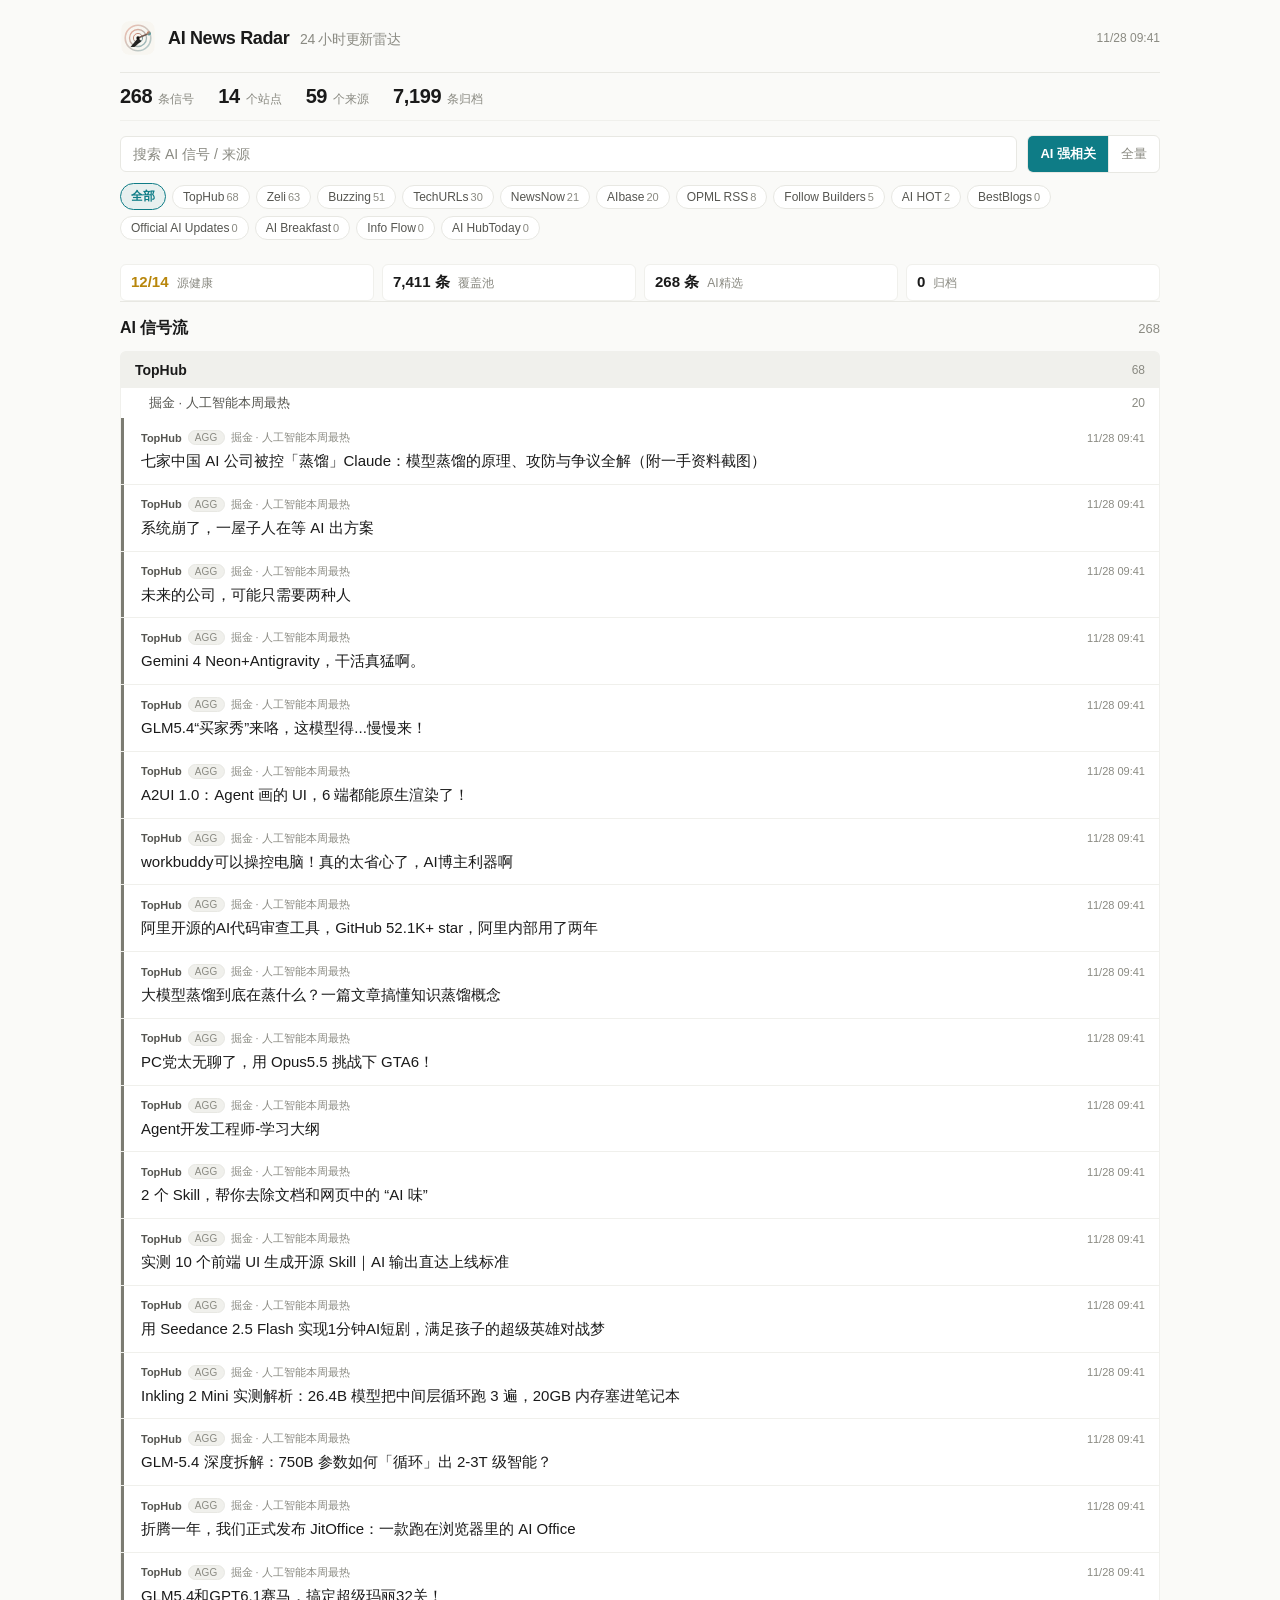
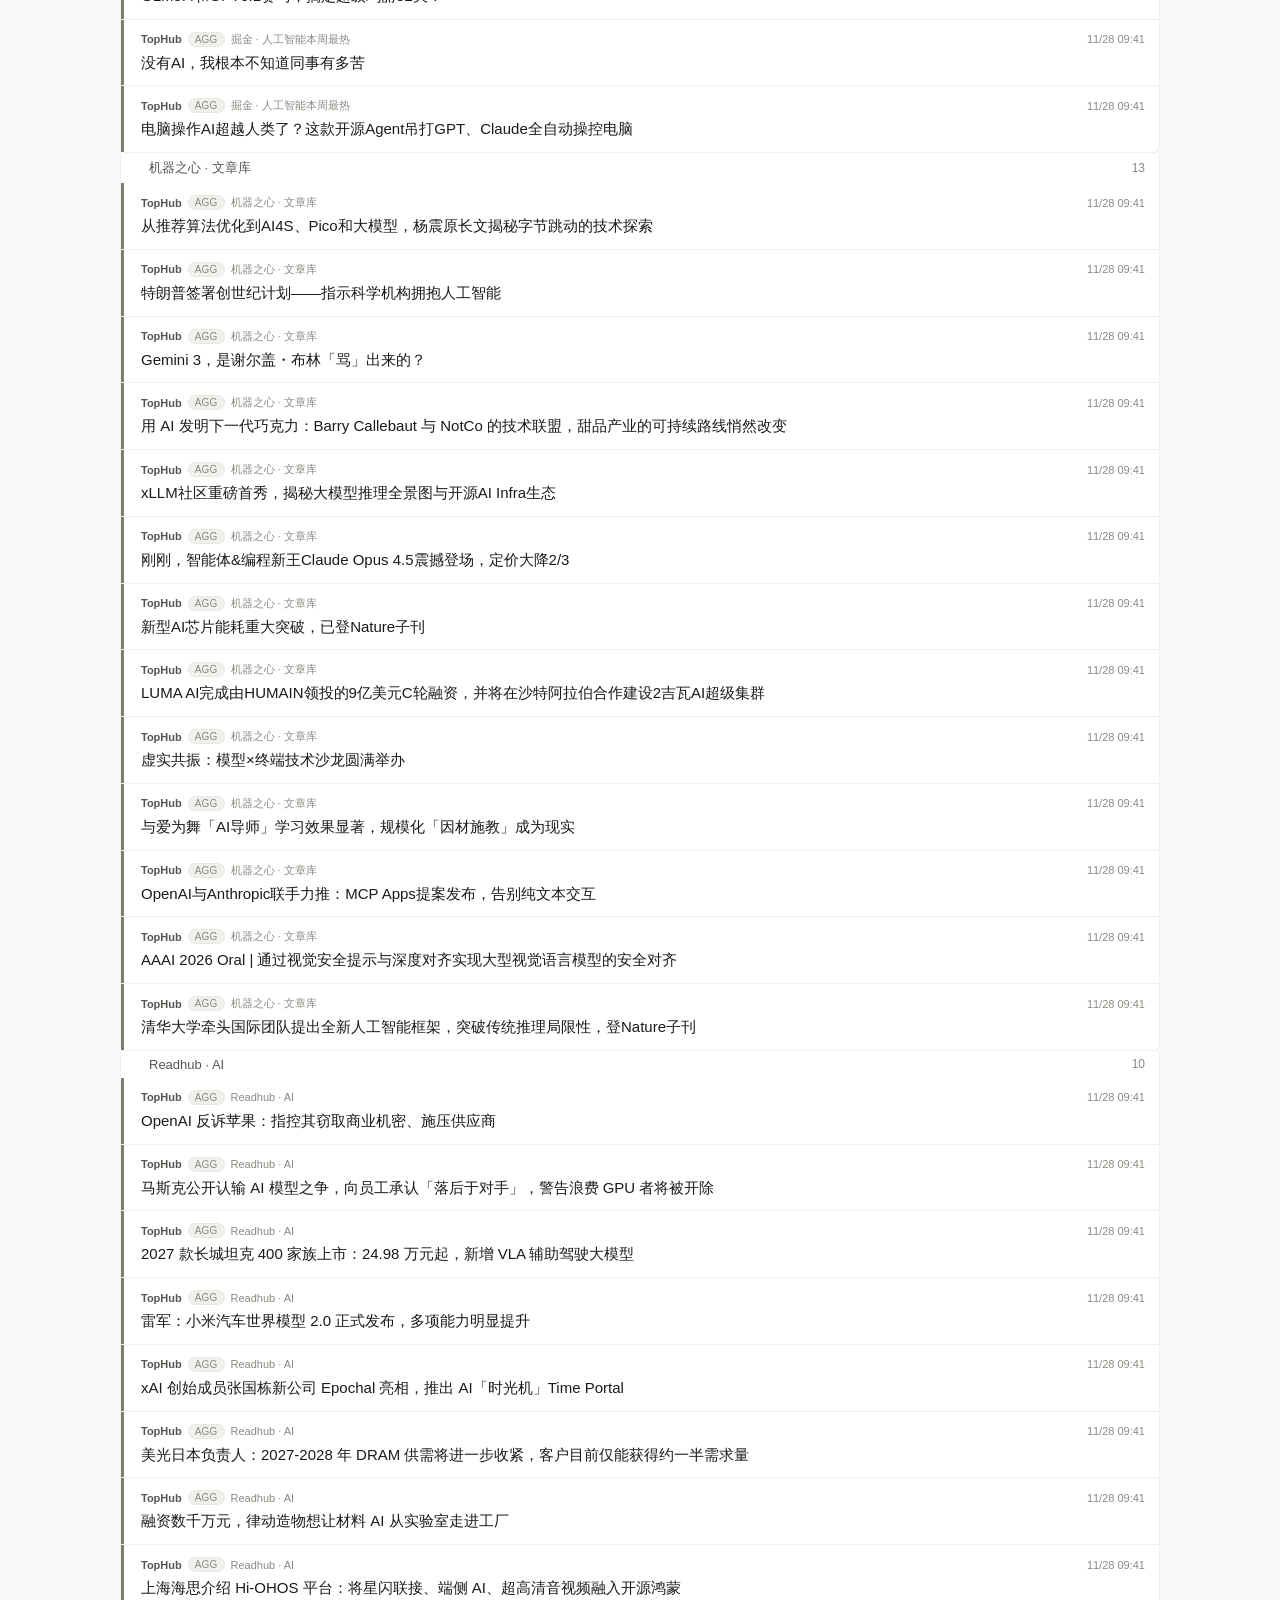
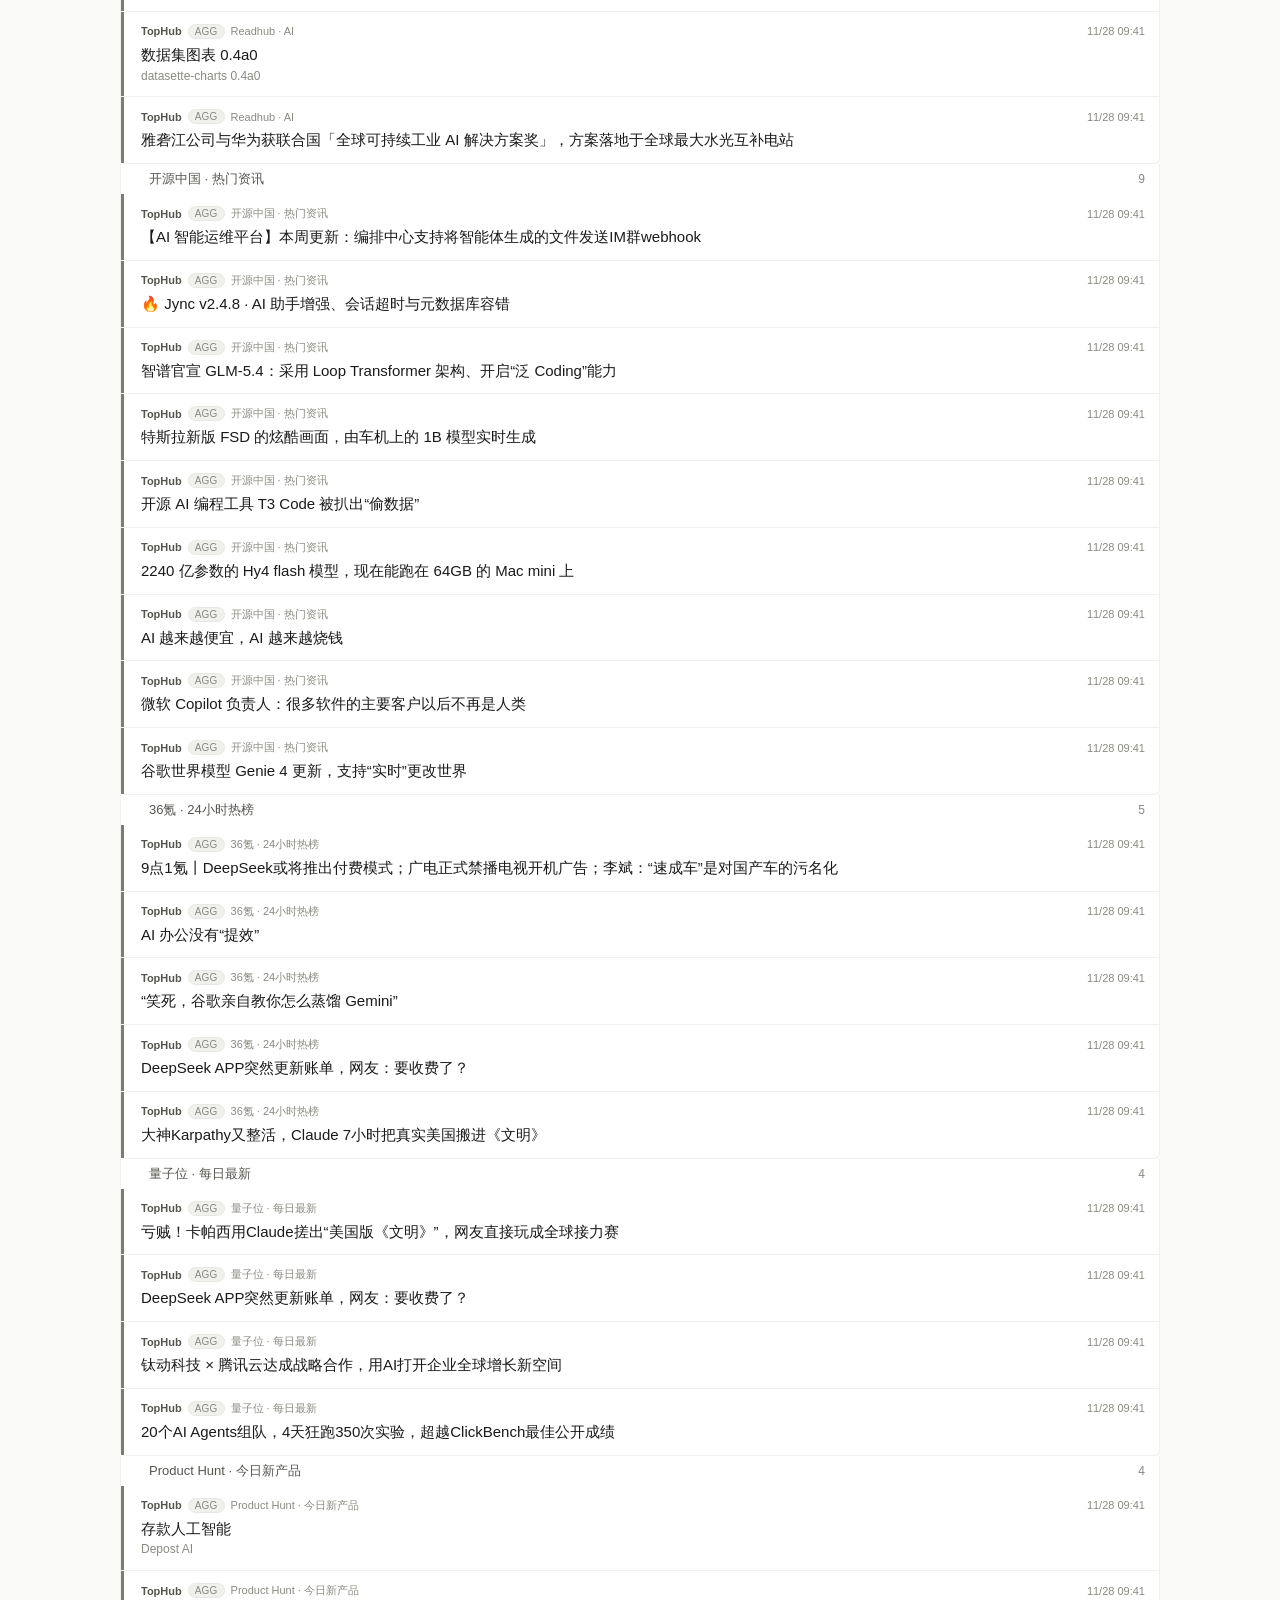
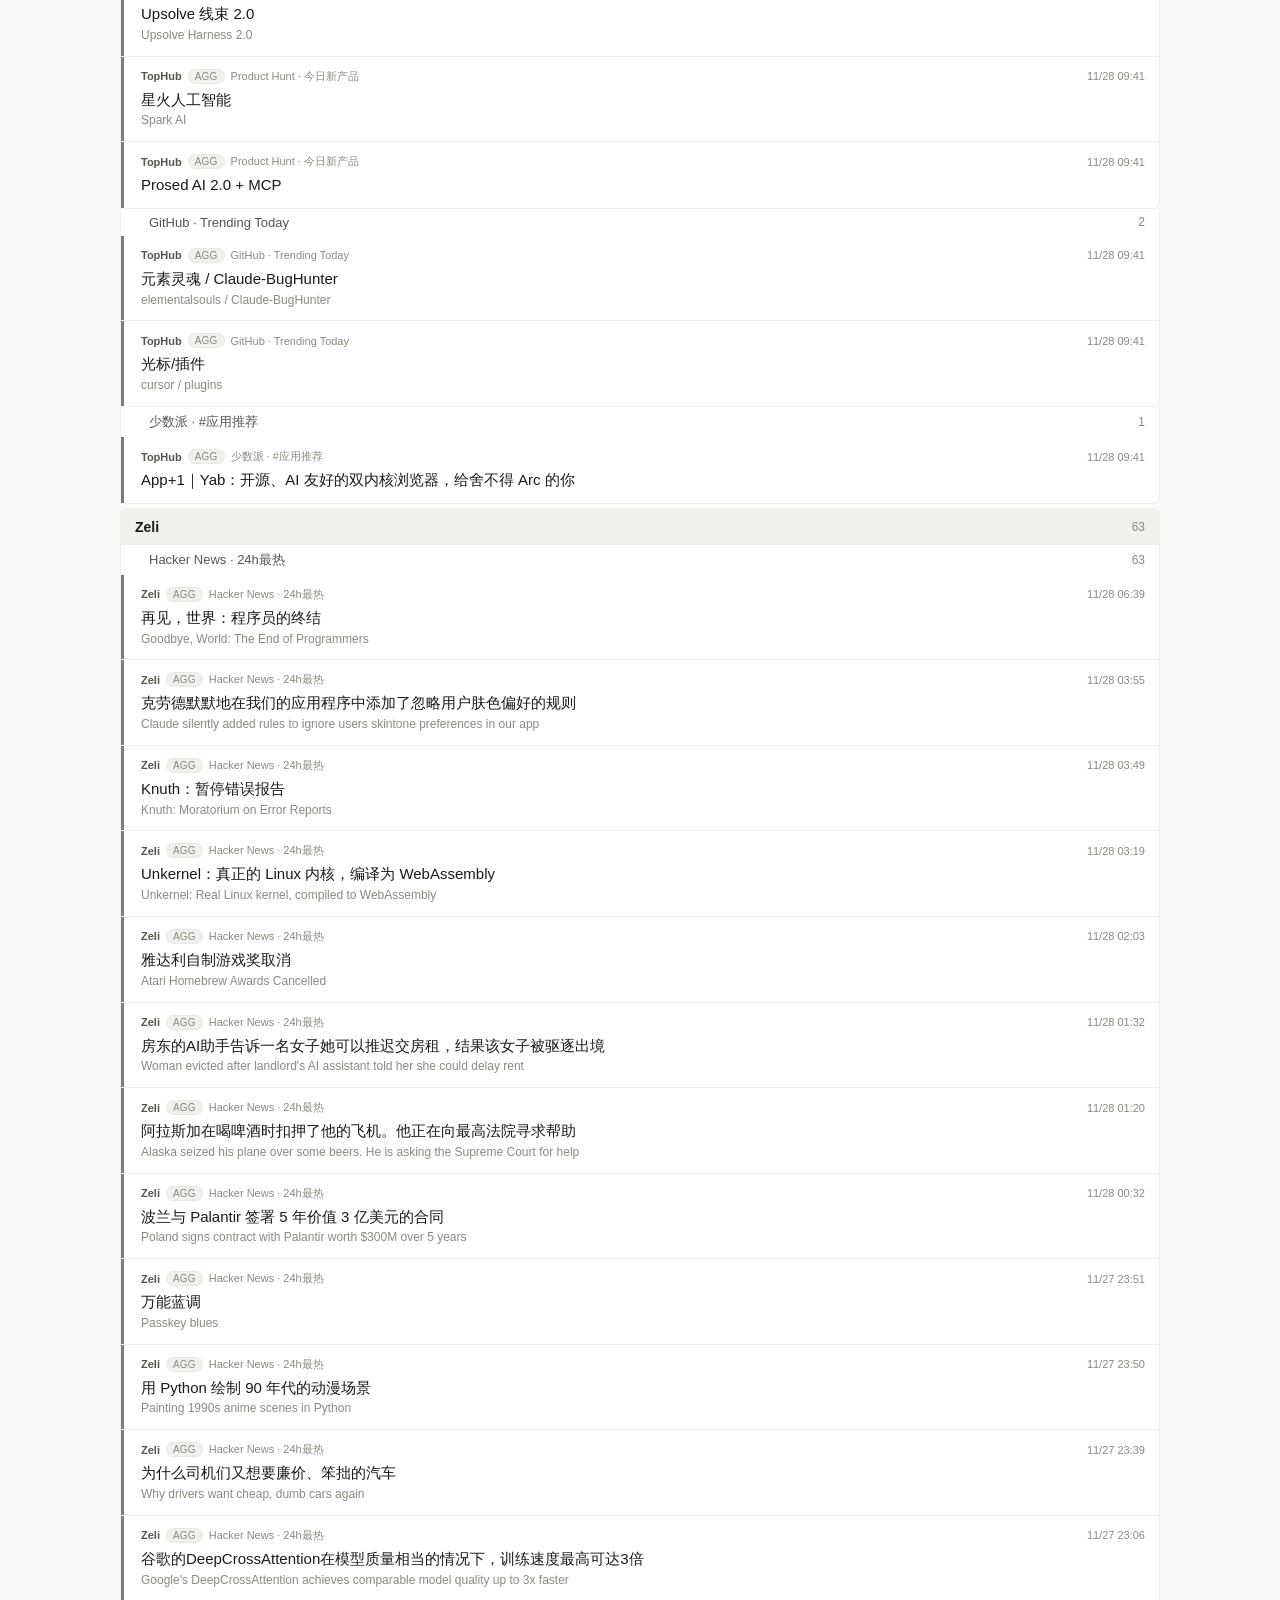
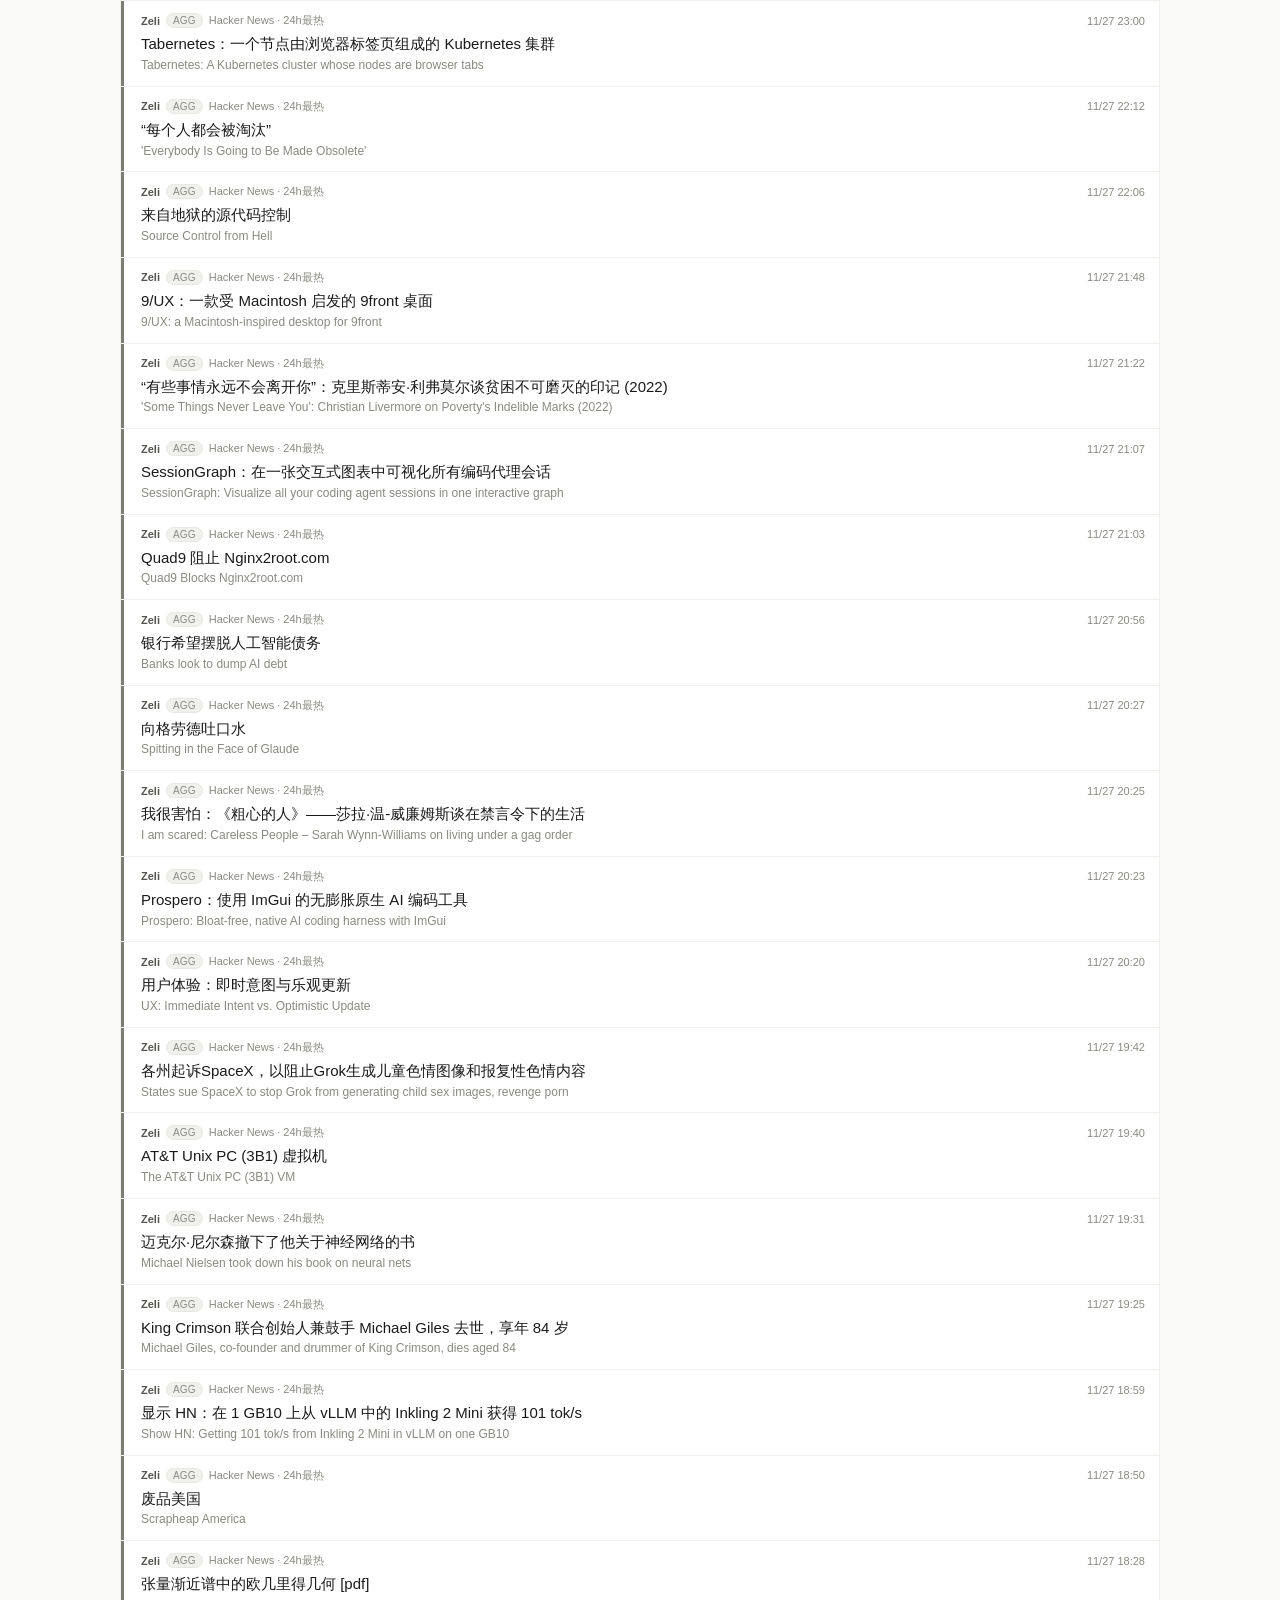
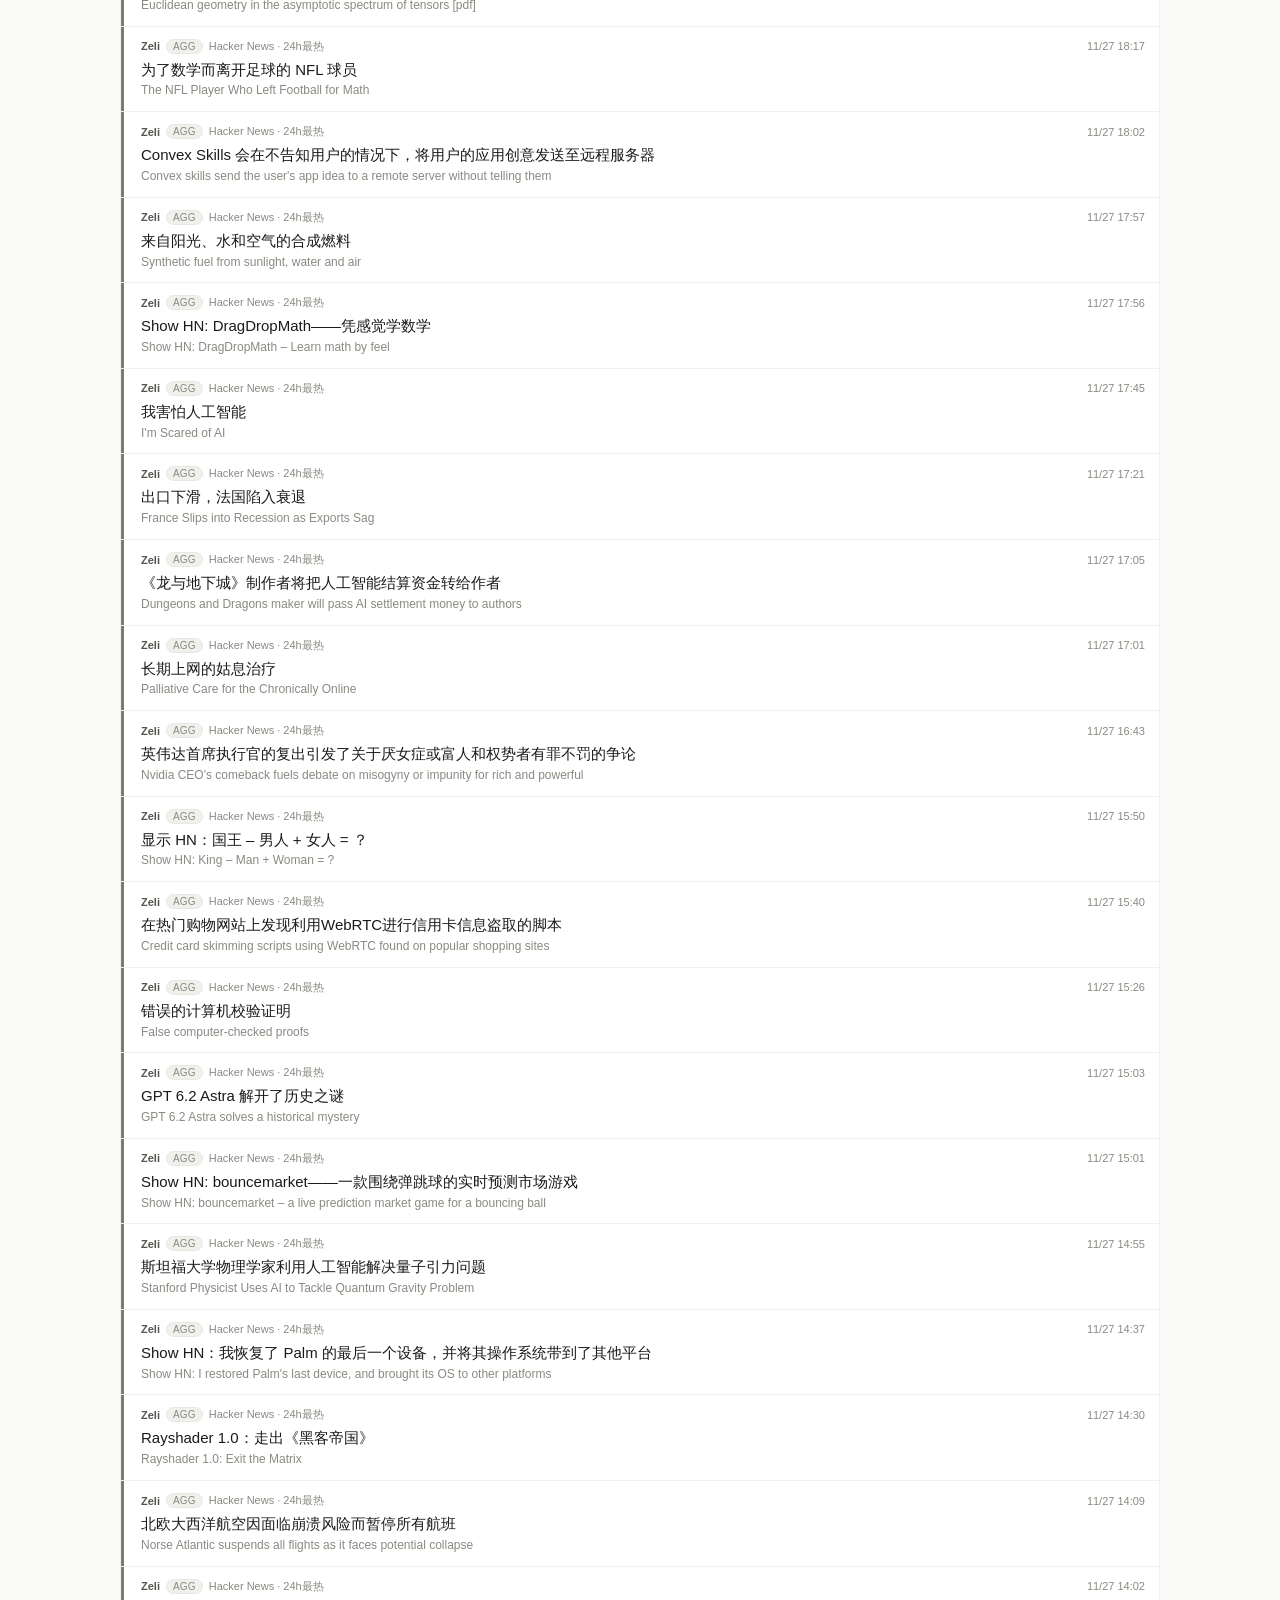
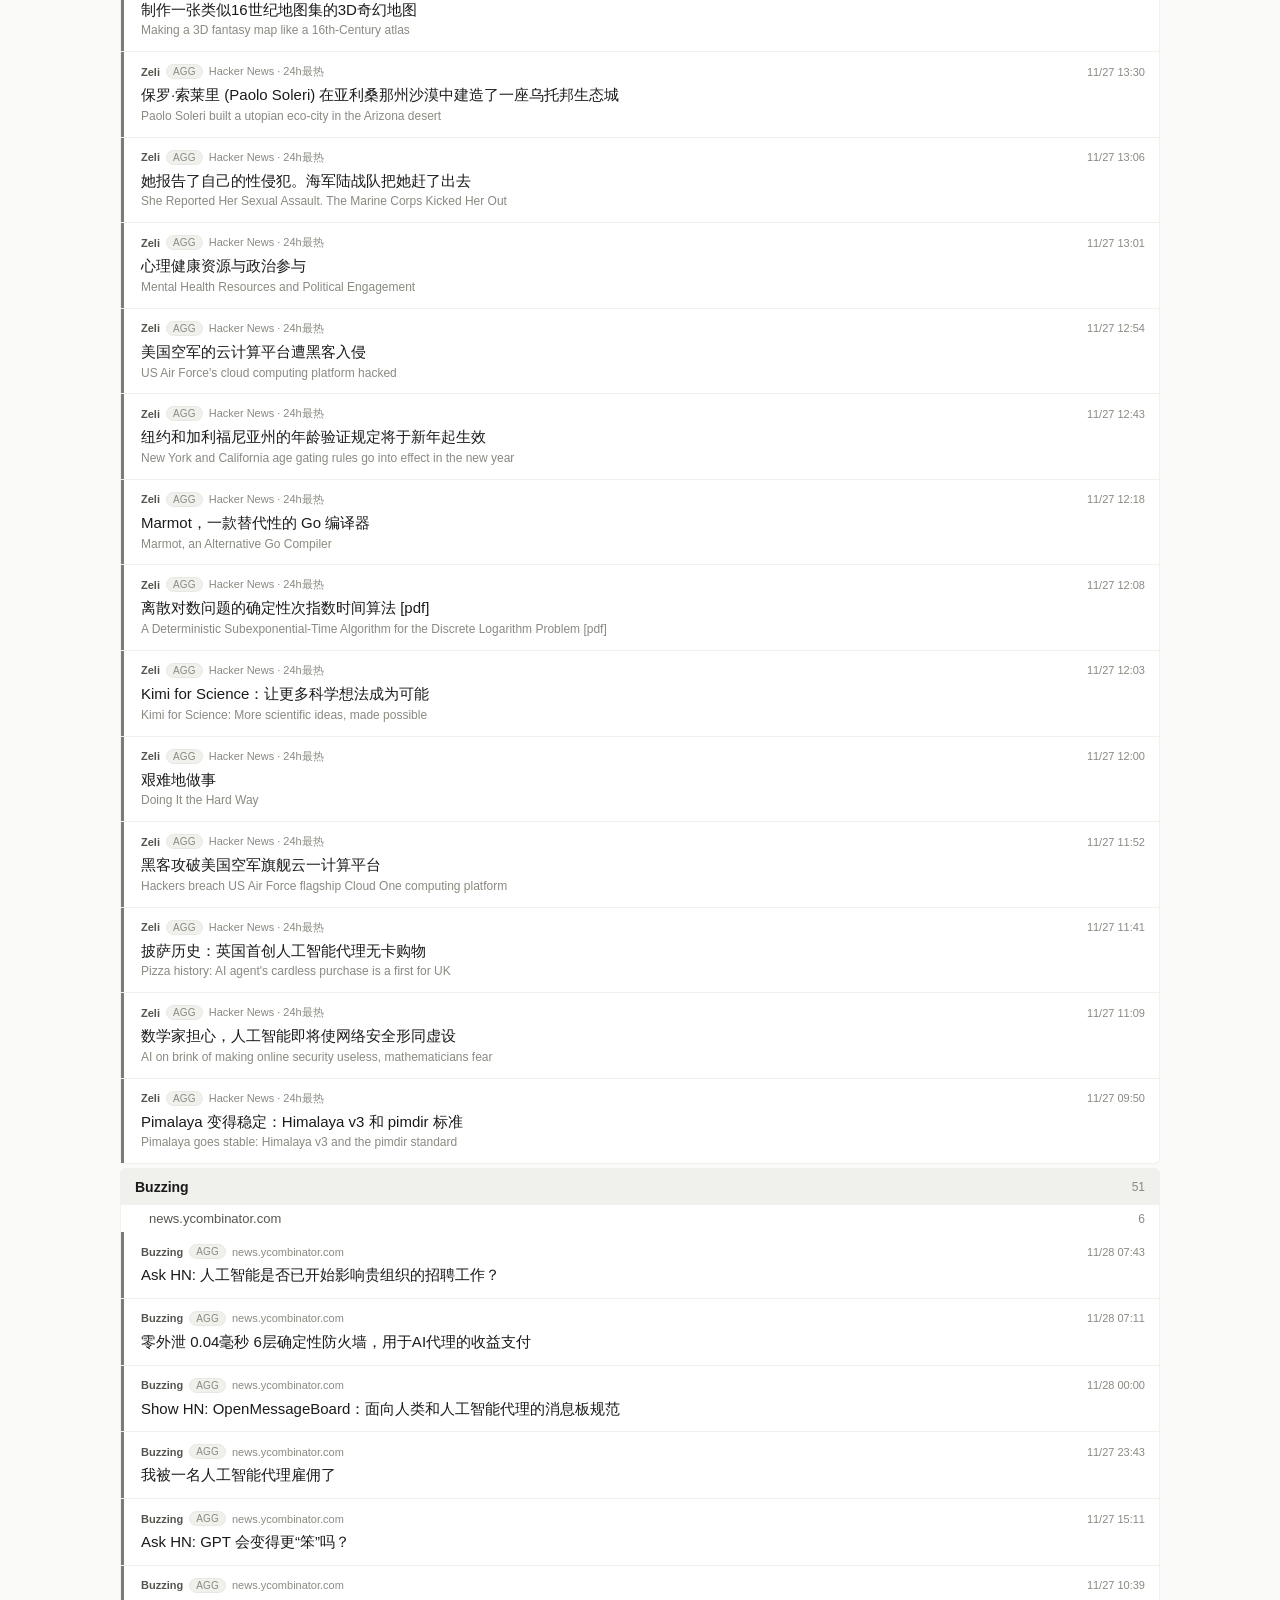
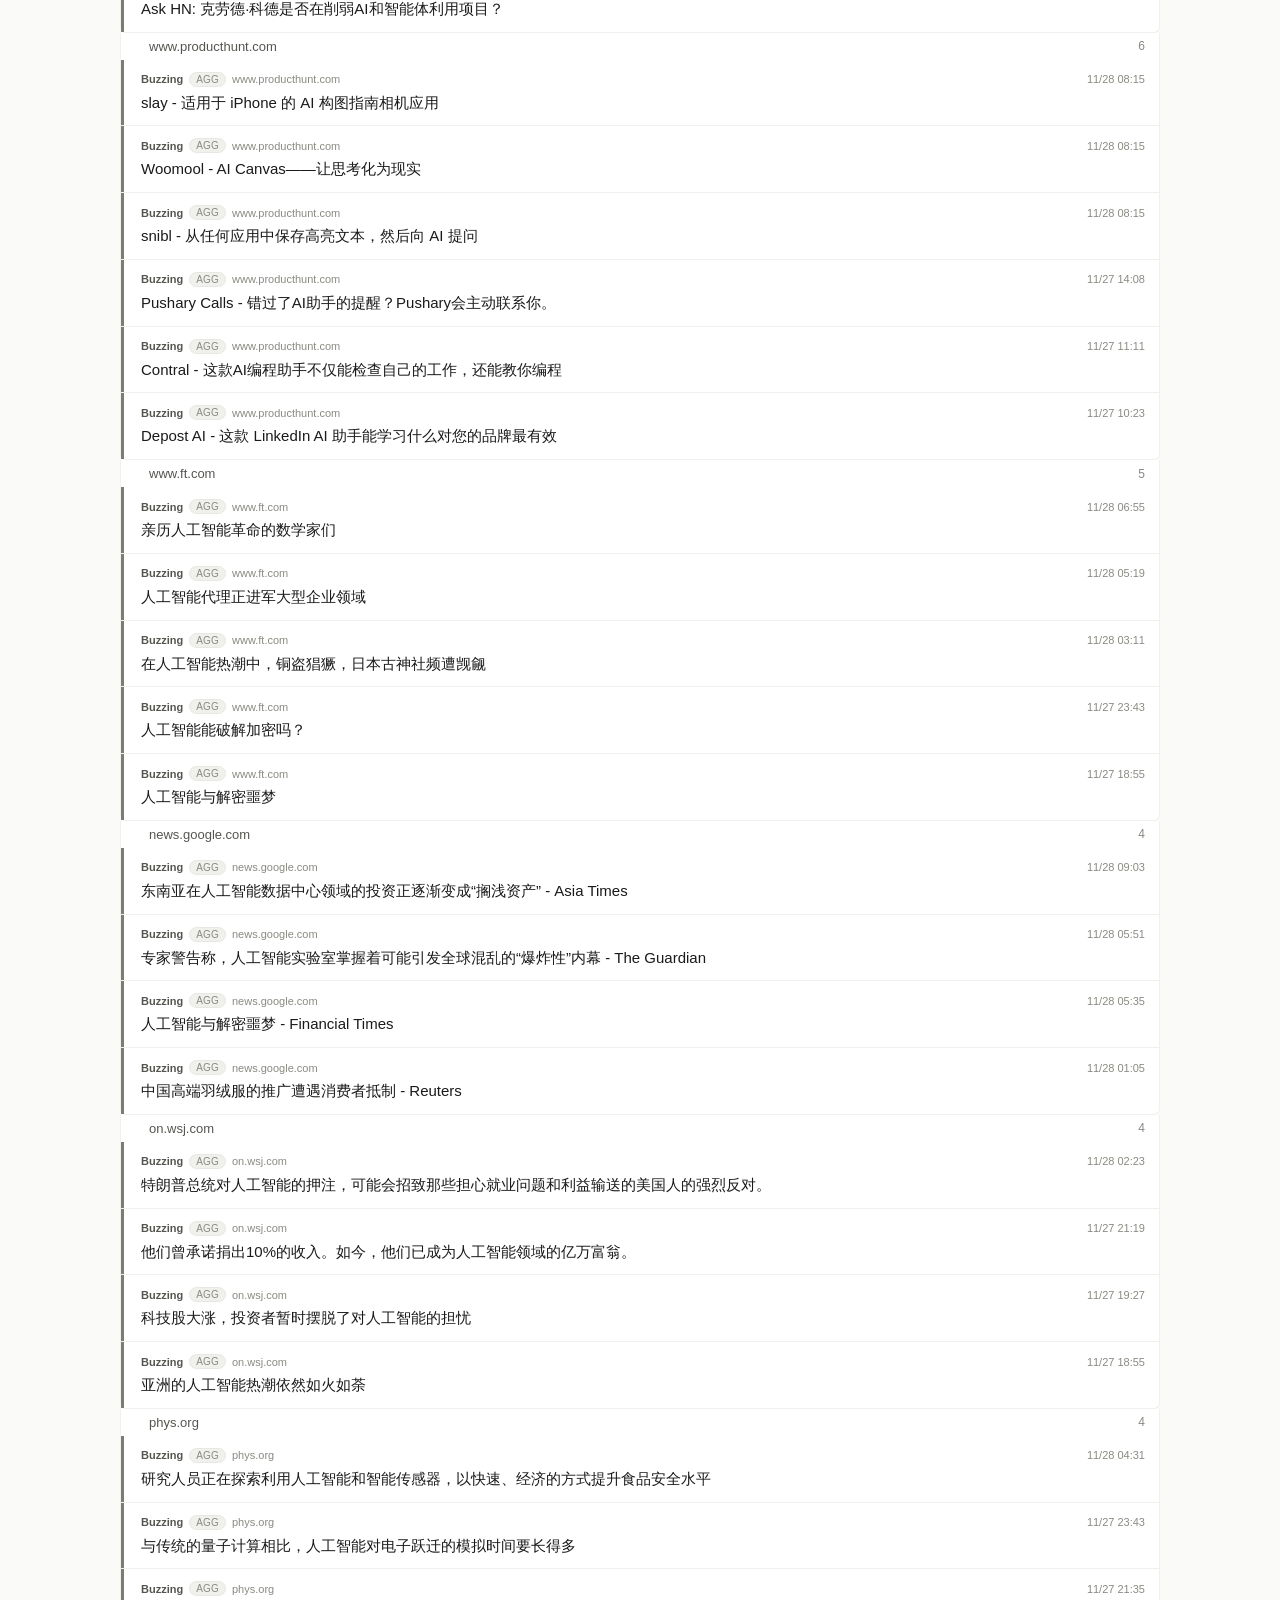
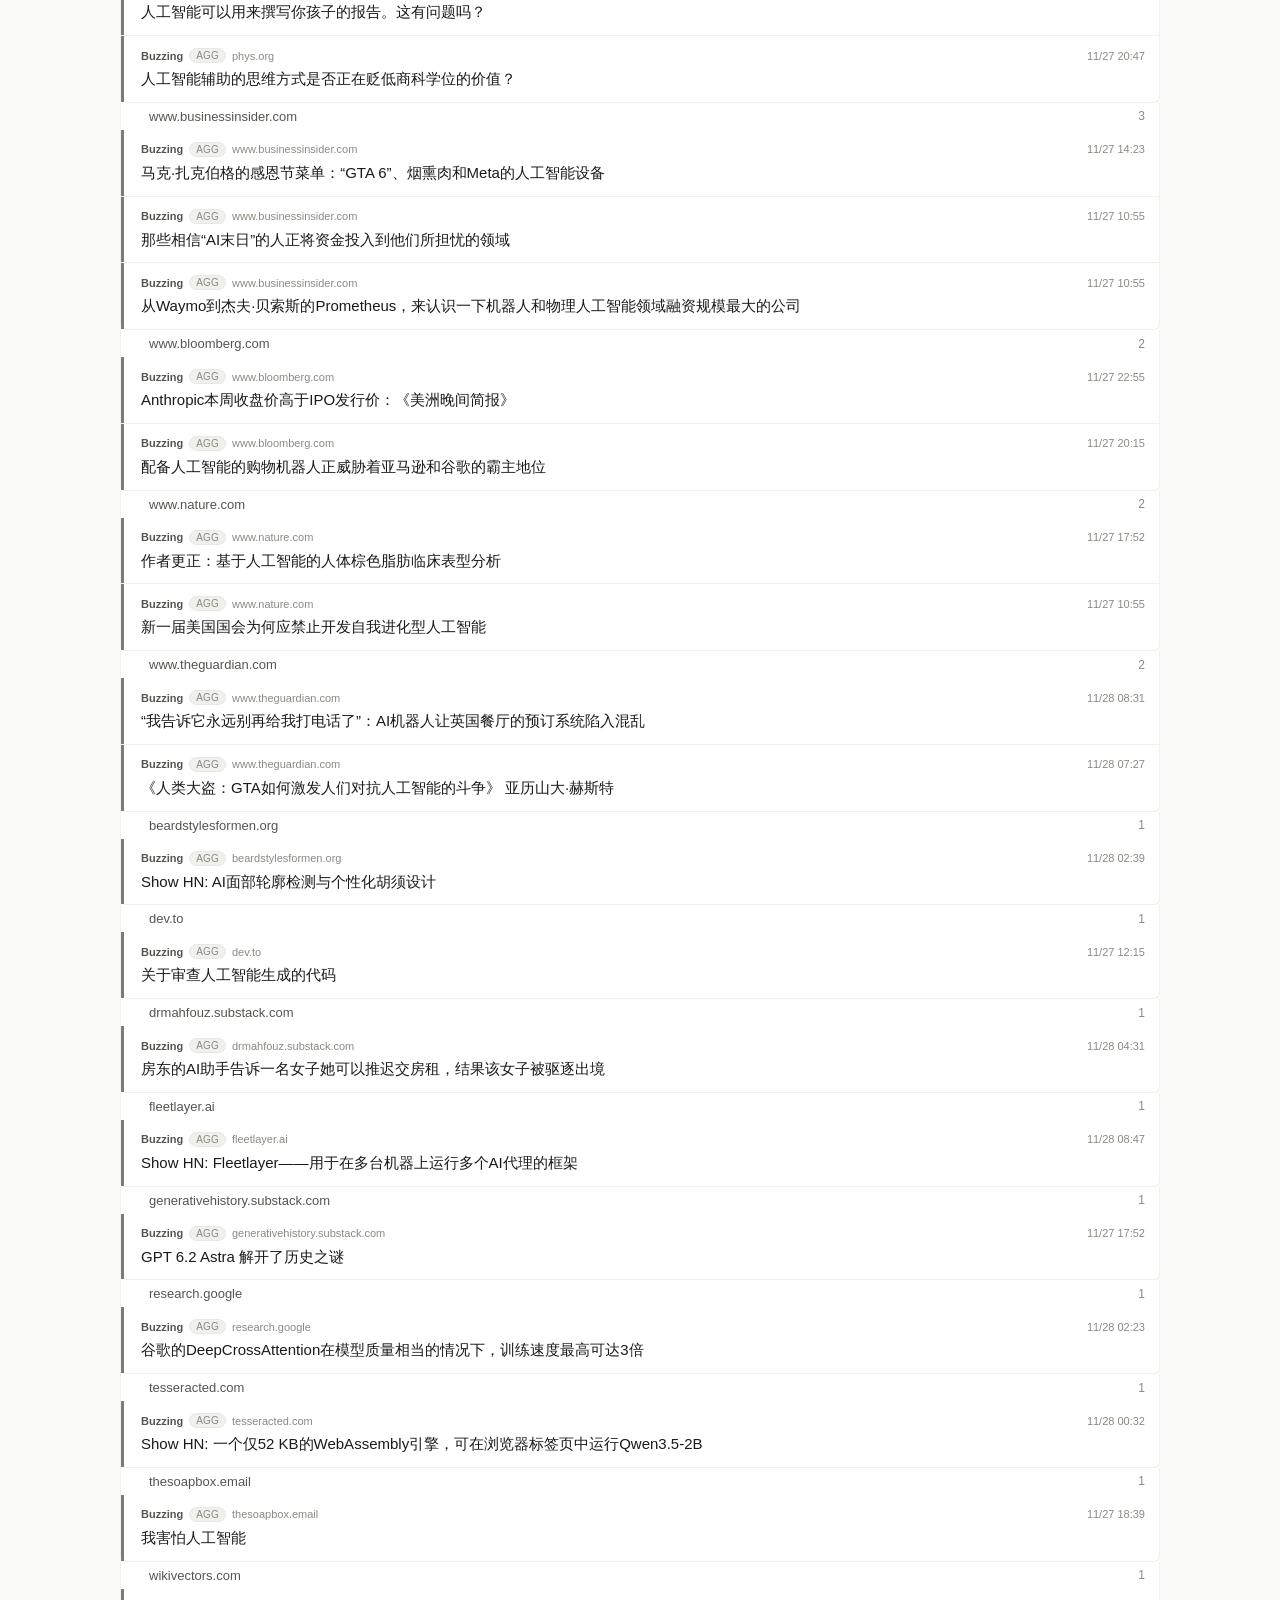
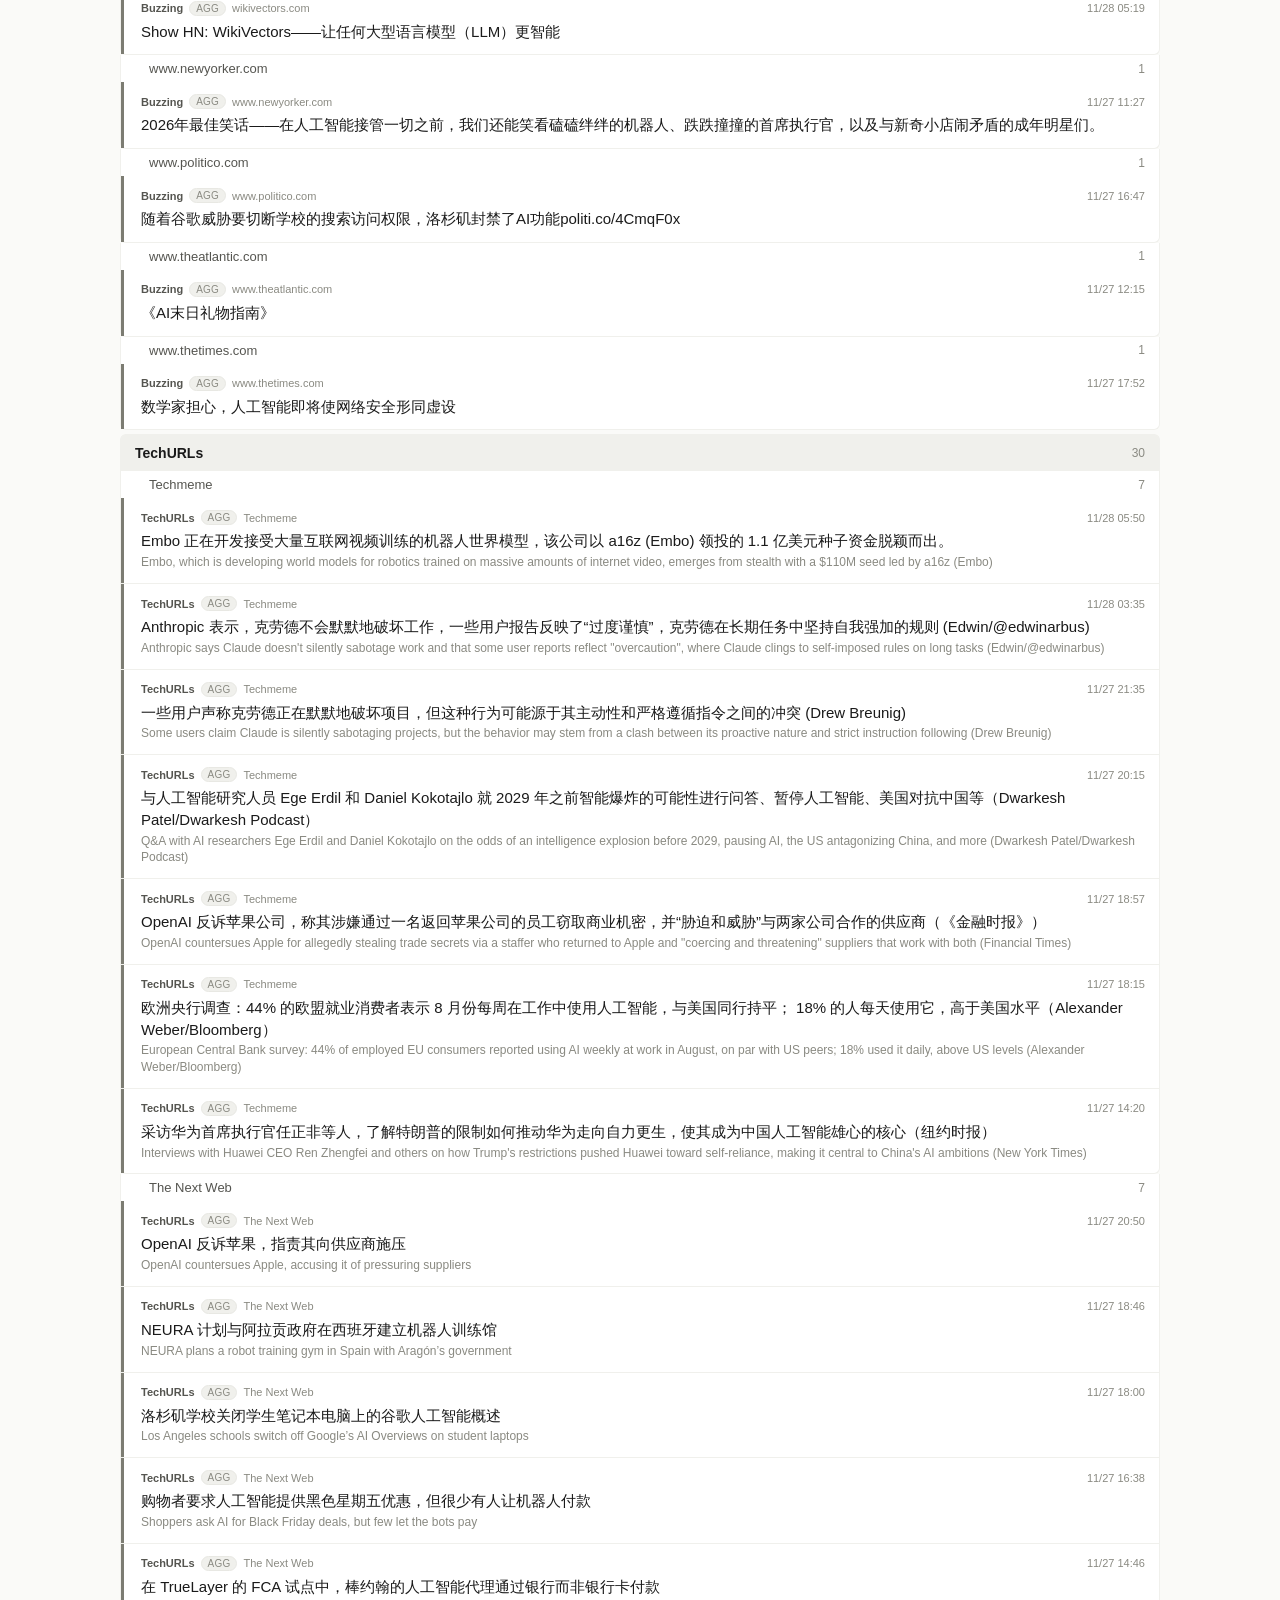
<file: index.html>
<!doctype html>
<html lang="zh-CN">
  <head>
    <meta charset="UTF-8" />
    <meta name="viewport" content="width=device-width, initial-scale=1.0" />
    <title>AI News Radar | 24 小时 AI 更新雷达</title>
    <meta name="description" content="自动整理过去 24 小时值得看的 AI、模型和开发者工具更新。" />
    <link rel="icon" href="./assets/logo.svg" type="image/svg+xml" />
    <link rel="stylesheet" href="./assets/styles.css" />
  </head>
  <body>
    <main class="shell">
      <!-- Compact header -->
      <header class="header">
        <div class="header-brand">
          <img class="header-logo" src="./assets/logo.svg" alt="AI 更新雷达" />
          <h1 class="header-title">AI News Radar <span>24 小时更新雷达</span></h1>
        </div>
        <div class="header-meta">
          <span class="header-updated" id="updatedAt">加载中...</span>
        </div>
      </header>

      <!-- Inline stats -->
      <div class="stats-strip" id="stats"></div>

      <!-- Sticky search + mode switch -->
      <div class="controls-bar">
        <div class="search-row">
          <input id="searchInput" class="search-input" type="search" placeholder="搜索 AI 信号 / 来源" />
          <div class="mode-switch">
            <button id="modeAiBtn" class="mode-btn active" type="button">AI 强相关</button>
            <button id="modeAllBtn" class="mode-btn" type="button">全量</button>
          </div>
          <label id="allDedupeWrap" class="all-dedupe" for="allDedupeToggle">
            <input id="allDedupeToggle" type="checkbox" checked />
            <span class="dedupe-dot"></span>
            <span id="allDedupeLabel">去重开</span>
          </label>
        </div>
        <div class="filters-row" id="sitePills"></div>
        <div class="coverage-strip" id="coverageStrip"></div>
      </div>

      <!-- News list (the star) -->
      <section class="list-section">
        <div class="list-header">
          <h2 id="listTitle">AI 信号流</h2>
          <span class="list-count" id="resultCount">0</span>
        </div>
        <div id="newsList" class="news-list"></div>
      </section>

      <!-- WaytoAGI (collapsed) -->
      <details class="waytoagi-section">
        <summary class="waytoagi-toggle">
          <span>WaytoAGI 更新日志 <span class="waytoagi-badge" id="waytoagiBadge"></span></span>
        </summary>
        <div class="waytoagi-body">
          <div class="waytoagi-meta" id="waytoagiMeta"></div>
          <div style="display:flex;align-items:center;gap:10px;padding:8px 0;">
            <div class="waytoagi-switch">
              <button id="waytoagiTodayBtn" class="waytoagi-btn active" type="button">最近更新日</button>
              <button id="waytoagi7dBtn" class="waytoagi-btn" type="button">近 7 日</button>
            </div>
            <span id="waytoagiUpdatedAt" style="font-size:12px;color:var(--ink-muted);"></span>
          </div>
          <div id="waytoagiList" class="waytoagi-list"></div>
        </div>
      </details>

      <!-- Advanced: source health (collapsed) -->
      <details class="advanced-section">
        <summary class="advanced-toggle">
          <span>源状态 <span class="advanced-badge" id="advancedSummary"></span></span>
        </summary>
        <div class="advanced-body">
          <div class="source-health" id="sourceHealth"></div>
        </div>
      </details>
    </main>

    <template id="itemTpl">
      <article class="news-card">
        <div class="meta-row">
          <span class="site-tag"></span>
          <span class="category-tag"></span>
          <span class="source-tag"></span>
          <time class="time-tag"></time>
        </div>
        <a class="title-link" target="_blank" rel="noopener noreferrer"></a>
      </article>
    </template>

    <script src="./assets/app.js" defer></script>
  </body>
</html>
</file>
<file: assets/styles.css>
/* AI News Radar - Editorial Redesign */
:root {
  --bg: #fafaf8;
  --surface: #ffffff;
  --surface-hover: #f5f5f2;
  --surface-muted: #f0f0ec;
  --ink: #1a1a1a;
  --ink-secondary: #555550;
  --ink-muted: #8a8a82;
  --line: #e8e8e3;
  --line-light: #f0f0ec;
  --accent: #0e7c86;
  --accent-soft: rgba(14, 124, 134, 0.08);
  --accent-hover: #0a6169;
  --c-official: #1a8c5e;
  --c-newsletter: #c67b20;
  --c-builders: #b55231;
  --c-aggregate: #7c7c72;
  --c-blogs: #5a7fa5;
  --c-aihub: #8b6cc1;
  --good: #1a8c5e;
  --warn: #b8860b;
  --bad: #c4281c;
  --radius: 6px;
  --radius-lg: 10px;
  --max-w: 1080px;
}
* { box-sizing: border-box; margin: 0; }
html, body {
  min-height: 100%;
  font-family: -apple-system, BlinkMacSystemFont, "Segoe UI", "Noto Sans SC", "Microsoft YaHei", sans-serif;
  color: var(--ink);
  background: var(--bg);
  -webkit-font-smoothing: antialiased;
}
button, input, select { font: inherit; }
button { cursor: pointer; }
a { color: inherit; }
.shell { max-width: var(--max-w); margin: 0 auto; padding: 0 20px 60px; }
.header {
  display: flex;
  align-items: center;
  justify-content: space-between;
  gap: 16px;
  padding: 20px 0 16px;
  border-bottom: 1px solid var(--line);
}
.header-brand { display: flex; align-items: center; gap: 12px; min-width: 0; }
.header-logo { width: 36px; height: 36px; border-radius: var(--radius); flex-shrink: 0; }
.header-title { font-size: 18px; font-weight: 700; letter-spacing: -0.02em; white-space: nowrap; }
.header-title span { color: var(--ink-muted); font-weight: 400; margin-left: 6px; font-size: 14px; }
.header-meta { display: flex; align-items: center; gap: 16px; flex-shrink: 0; }
.header-updated { color: var(--ink-muted); font-size: 12px; white-space: nowrap; }
.stats-strip { display: flex; gap: 24px; padding: 12px 0; border-bottom: 1px solid var(--line-light); }
.stat-item { display: flex; align-items: baseline; gap: 6px; }
.stat-value { font-size: 20px; font-weight: 700; letter-spacing: -0.02em; }
.stat-label { font-size: 12px; color: var(--ink-muted); }
.controls-bar {
  position: sticky;
  top: 0;
  z-index: 10;
  background: var(--bg);
  padding: 14px 0 0;
  border-bottom: 1px solid var(--line);
}
.search-row { display: flex; gap: 10px; align-items: center; }
.search-input {
  flex: 1;
  border: 1px solid var(--line);
  background: var(--surface);
  color: var(--ink);
  border-radius: var(--radius);
  padding: 9px 12px;
  font-size: 14px;
  transition: border-color 0.15s;
}
.search-input:focus {
  outline: none;
  border-color: var(--accent);
  box-shadow: 0 0 0 3px var(--accent-soft);
}
.search-input::placeholder { color: var(--ink-muted); }
.mode-switch {
  display: inline-flex;
  border: 1px solid var(--line);
  border-radius: var(--radius);
  overflow: hidden;
  background: var(--surface);
  flex-shrink: 0;
}
.mode-btn {
  min-height: 36px;
  border: 0;
  border-left: 1px solid var(--line);
  background: transparent;
  color: var(--ink-muted);
  padding: 0 12px;
  font-size: 13px;
  transition: all 0.15s;
}
.mode-btn:first-child { border-left: 0; }
.mode-btn.active { background: var(--accent); color: #fff; font-weight: 600; }
.mode-btn:hover:not(.active) { background: var(--surface-hover); }
.filters-row {
  display: flex;
  flex-wrap: wrap;
  gap: 6px;
  padding: 10px 0 12px;
  align-items: center;
}
.filter-label { font-size: 12px; color: var(--ink-muted); margin-right: 4px; }
.pill {
  border: 1px solid var(--line);
  background: var(--surface);
  color: var(--ink-secondary);
  border-radius: 999px;
  padding: 4px 10px;
  cursor: pointer;
  font-size: 12px;
  transition: all 0.15s;
  white-space: nowrap;
}
.pill:hover { border-color: var(--accent); color: var(--accent); }
.pill.active { background: var(--accent-soft); border-color: var(--accent); color: var(--accent); font-weight: 600; }
.pill-count { color: var(--ink-muted); font-size: 11px; margin-left: 2px; }
.coverage-strip {
  display: grid;
  grid-template-columns: repeat(4, 1fr);
  gap: 8px;
  padding: 12px 0 0;
}
.coverage-card {
  display: flex;
  align-items: baseline;
  gap: 8px;
  padding: 8px 10px;
  border-radius: var(--radius);
  background: var(--surface);
  border: 1px solid var(--line-light);
}
.coverage-value { font-size: 15px; font-weight: 700; white-space: nowrap; }
.coverage-label {
  font-size: 12px;
  color: var(--ink-muted);
  min-width: 0;
  overflow: hidden;
  text-overflow: ellipsis;
  white-space: nowrap;
}
.coverage-card.ok .coverage-value { color: var(--good); }
.coverage-card.warn .coverage-value { color: var(--warn); }
.list-section { margin-top: 0; }
.list-header {
  display: flex;
  justify-content: space-between;
  align-items: baseline;
  padding: 16px 0 12px;
}
.list-header h2 { font-size: 16px; font-weight: 700; letter-spacing: -0.01em; }
.list-count { font-size: 13px; color: var(--ink-muted); }
.site-group { margin-bottom: 4px; }
.site-group-head {
  display: flex;
  justify-content: space-between;
  align-items: center;
  padding: 10px 14px;
  background: var(--surface-muted);
  border-radius: var(--radius) var(--radius) 0 0;
  border: 1px solid var(--line-light);
  border-bottom: 0;
}
.site-group-head h3 { font-size: 14px; font-weight: 600; display: flex; align-items: center; gap: 8px; }
.site-group-head .group-count { font-size: 12px; color: var(--ink-muted); font-weight: 400; }
.source-group-head {
  display: flex;
  justify-content: space-between;
  align-items: center;
  padding: 6px 14px 6px 28px;
  background: var(--surface);
  border-left: 1px solid var(--line-light);
  border-right: 1px solid var(--line-light);
}
.source-group-head h3 { font-size: 13px; font-weight: 500; color: var(--ink-secondary); }
.source-group-head span { font-size: 12px; color: var(--ink-muted); }
.news-card {
  position: relative;
  padding: 12px 14px 12px 20px;
  border-left: 1px solid var(--line-light);
  border-right: 1px solid var(--line-light);
  border-bottom: 1px solid var(--line-light);
  background: var(--surface);
  transition: background 0.12s;
}
.news-card:last-child { border-radius: 0 0 var(--radius) var(--radius); }
.news-card:hover { background: var(--surface-hover); }
.news-card::before {
  content: "";
  position: absolute;
  left: 0;
  top: 0;
  bottom: 0;
  width: 3px;
  background: var(--c-aggregate);
}
.news-card.kind-official::before { background: var(--c-official); }
.news-card.kind-newsletter::before { background: var(--c-newsletter); }
.news-card.kind-builders::before { background: var(--c-builders); }
.news-card.kind-blogs::before { background: var(--c-blogs); }
.news-card.kind-aihub::before { background: var(--c-aihub); }
.meta-row { display: flex; flex-wrap: wrap; gap: 6px; align-items: center; margin-bottom: 5px; }
.site-tag { font-size: 11px; font-weight: 600; color: var(--ink-secondary); }
.category-tag {
  font-size: 10px;
  padding: 1px 6px;
  border-radius: 999px;
  border: 1px solid var(--line);
  color: var(--ink-muted);
  background: var(--surface-muted);
  letter-spacing: 0.02em;
  text-transform: uppercase;
}
.category-tag.kind-official { border-color: rgba(26, 140, 94, 0.3); color: var(--c-official); background: rgba(26, 140, 94, 0.06); }
.category-tag.kind-newsletter { border-color: rgba(198, 123, 32, 0.3); color: var(--c-newsletter); background: rgba(198, 123, 32, 0.06); }
.category-tag.kind-builders { border-color: rgba(181, 82, 49, 0.3); color: var(--c-builders); background: rgba(181, 82, 49, 0.06); }
.source-tag { font-size: 11px; color: var(--ink-muted); }
.time-tag { margin-left: auto; font-size: 11px; color: var(--ink-muted); white-space: nowrap; }
.title-link {
  display: block;
  font-size: 15px;
  line-height: 1.45;
  color: var(--ink);
  text-decoration: none;
  overflow-wrap: anywhere;
  transition: color 0.12s;
}
.title-link:hover { color: var(--accent); }
.title-zh { display: block; }
.title-en { display: block; font-size: 12px; color: var(--ink-muted); line-height: 1.4; margin-top: 2px; font-weight: 400; }
.empty { padding: 40px 16px; color: var(--ink-muted); text-align: center; font-size: 14px; }
.waytoagi-section {
  margin-top: 16px;
  border: 1px solid var(--line);
  border-radius: var(--radius-lg);
  background: var(--surface);
  overflow: hidden;
}
.waytoagi-toggle {
  display: flex;
  justify-content: space-between;
  align-items: center;
  padding: 12px 16px;
  cursor: pointer;
  font-size: 14px;
  font-weight: 600;
  list-style: none;
  user-select: none;
  transition: background 0.12s;
}
.waytoagi-toggle:hover { background: var(--surface-hover); }
.waytoagi-toggle::-webkit-details-marker { display: none; }
.waytoagi-toggle::after { content: "+"; font-size: 16px; color: var(--ink-muted); font-weight: 400; }
.waytoagi-section[open] .waytoagi-toggle::after { content: "\2212"; }
.waytoagi-badge { font-size: 12px; color: var(--ink-muted); font-weight: 400; margin-left: 8px; }
.waytoagi-body { padding: 0 16px 16px; border-top: 1px solid var(--line-light); }
.waytoagi-meta { padding: 10px 0; display: flex; flex-wrap: wrap; gap: 8px; font-size: 12px; color: var(--ink-muted); }
.waytoagi-meta a { color: var(--accent); text-decoration: none; }
.waytoagi-meta a:hover { text-decoration: underline; }
.waytoagi-switch { display: inline-flex; border: 1px solid var(--line); border-radius: var(--radius); overflow: hidden; background: var(--surface); }
.waytoagi-btn { min-height: 28px; border: 0; border-left: 1px solid var(--line); background: transparent; color: var(--ink-muted); padding: 0 10px; font-size: 12px; transition: all 0.15s; }
.waytoagi-btn:first-child { border-left: 0; }
.waytoagi-btn.active { background: var(--accent); color: #fff; font-weight: 600; }
.waytoagi-btn:hover:not(.active) { background: var(--surface-hover); }
.waytoagi-list { display: grid; gap: 4px; }
.waytoagi-item {
  display: grid;
  grid-template-columns: 64px minmax(0, 1fr);
  gap: 8px;
  text-decoration: none;
  border-radius: var(--radius);
  padding: 8px 10px;
  color: var(--ink);
  background: var(--surface-muted);
  transition: background 0.12s;
}
.waytoagi-item:hover { background: var(--surface-hover); }
.waytoagi-item .d { color: var(--ink-muted); font-size: 12px; }
.waytoagi-item .t { min-width: 0; font-size: 13px; line-height: 1.35; overflow-wrap: anywhere; }
.waytoagi-empty, .waytoagi-error { border-radius: var(--radius); padding: 10px 12px; font-size: 13px; }
.waytoagi-empty { color: var(--ink-muted); background: var(--surface-muted); }
.waytoagi-error { background: rgba(196, 40, 28, 0.06); color: var(--bad); }
.advanced-section {
  margin-top: 16px;
  border: 1px solid var(--line);
  border-radius: var(--radius-lg);
  background: var(--surface);
  overflow: hidden;
}
.advanced-toggle {
  display: flex;
  justify-content: space-between;
  align-items: center;
  padding: 12px 16px;
  cursor: pointer;
  font-size: 14px;
  font-weight: 600;
  list-style: none;
  user-select: none;
  transition: background 0.12s;
}
.advanced-toggle:hover { background: var(--surface-hover); }
.advanced-toggle::-webkit-details-marker { display: none; }
.advanced-toggle::after { content: "+"; font-size: 16px; color: var(--ink-muted); font-weight: 400; }
.advanced-section[open] .advanced-toggle::after { content: "\2212"; }
.advanced-badge { font-size: 12px; color: var(--ink-muted); font-weight: 400; margin-left: 8px; }
.advanced-body { padding: 0 16px 16px; border-top: 1px solid var(--line-light); }
.health-grid { display: grid; grid-template-columns: repeat(4, 1fr); gap: 8px; padding-top: 14px; }
.health-metric { display: grid; gap: 2px; min-width: 0; border: 1px solid var(--line-light); border-radius: var(--radius); padding: 8px 10px; background: var(--surface-muted); }
.health-metric strong { font-size: 16px; font-weight: 700; }
.health-label { color: var(--ink-muted); font-size: 11px; }
.health-metric.ok strong { color: var(--good); }
.health-metric.warn strong { color: var(--warn); }
.health-metric.bad strong { color: var(--bad); }
.health-issues { display: grid; gap: 8px; margin-top: 10px; }
.health-issue { border: 1px solid rgba(196, 40, 28, 0.15); border-radius: var(--radius); padding: 10px 12px; background: rgba(196, 40, 28, 0.03); }
.health-issue-title { color: var(--bad); font-size: 13px; font-weight: 600; }
.health-issue ul { margin: 6px 0 0; padding-left: 18px; color: var(--ink-muted); font-size: 12px; line-height: 1.5; }
.health-ok { margin-top: 10px; padding: 10px 12px; border-radius: var(--radius); color: var(--good); font-size: 13px; background: rgba(26, 140, 94, 0.06); border: 1px solid rgba(26, 140, 94, 0.15); }
.health-empty { margin-top: 10px; padding: 10px 12px; border-radius: var(--radius); color: var(--ink-muted); font-size: 13px; background: var(--surface-muted); }
.all-dedupe { display: none; align-items: center; gap: 6px; font-size: 12px; color: var(--ink-muted); cursor: pointer; user-select: none; flex-shrink: 0; }
.all-dedupe.show { display: inline-flex; }
.all-dedupe input { position: absolute; opacity: 0; width: 0; height: 0; }
.dedupe-dot { width: 10px; height: 10px; border-radius: 50%; border: 1px solid var(--line); background: var(--surface-muted); transition: all 0.15s; }
.all-dedupe input:checked + .dedupe-dot { border-color: var(--accent); background: var(--accent); }
@media (max-width: 760px) {
  .shell { padding: 0 12px 48px; }
  .header { flex-direction: column; align-items: flex-start; gap: 8px; padding: 14px 0 12px; }
  .header-meta { width: 100%; justify-content: space-between; }
  .stats-strip { flex-wrap: wrap; gap: 12px 20px; }
  .search-row { flex-direction: column; }
  .mode-switch { width: 100%; }
  .mode-btn { flex: 1; text-align: center; }
  .coverage-strip { grid-template-columns: repeat(2, 1fr); }
  .health-grid { grid-template-columns: repeat(2, 1fr); }
  .time-tag { margin-left: 0; }
}
@media (max-width: 460px) {
  .stats-strip { gap: 8px 16px; }
  .coverage-strip { grid-template-columns: 1fr; }
  .health-grid { grid-template-columns: 1fr; }
  .waytoagi-item { grid-template-columns: 1fr; }
  .waytoagi-item .d { display: none; }
}
</file>
